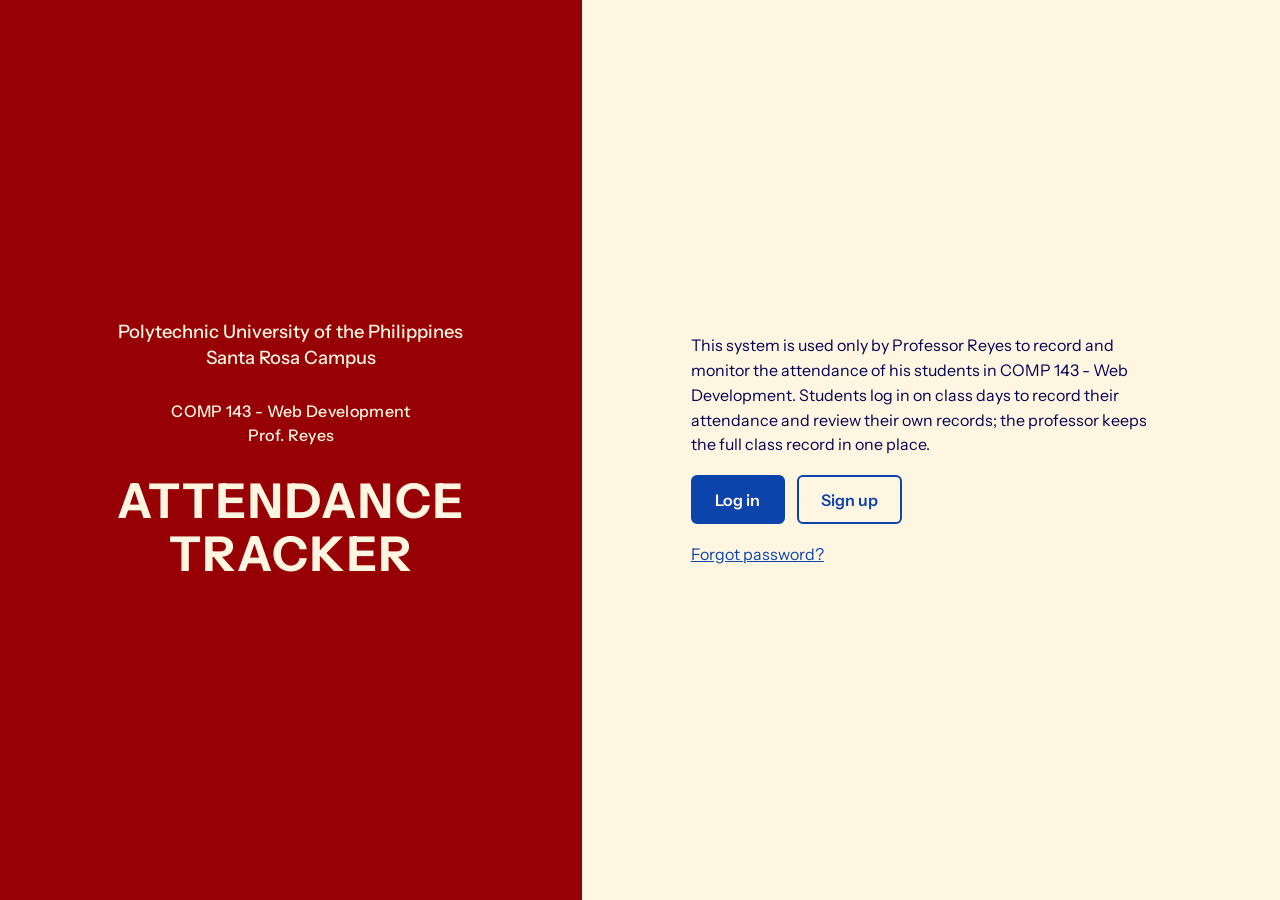
<file: index.html>
<!DOCTYPE html>
<html lang="en">
    <head>
        <meta charset="utf-8">
        <meta name="viewport" content="width=device-width, initial-scale=1">
        <title>Home - Attendance Tracker</title>
        <link rel="stylesheet" href="style.css">
    </head>
    <body>
        <div class="split">
            <aside class="aside">
                <p class="school">Polytechnic University of the Philippines<br>Santa Rosa Campus</p>
                <p class="course">COMP 143 - Web Development<br>Prof. Reyes</p>
                <h1>ATTENDANCE TRACKER</h1>
            </aside>
            <main class="main">
                <div class="card">
                    <p>
                        This system is used only by Professor Reyes to record and monitor the attendance of his students in COMP 143 - Web Development.
                        Students log in on class days to record their attendance and review their own records; the professor keeps the full class record in one place.
                    </p>
                    <div class="actions">
                        <a class="btn" href="login.html">Log in</a>
                        <a class="btn alt" href="signup.html">Sign up</a>
                    </div>
                    <a href="forgot-password.html">Forgot password?</a>
                </div>
            </main>
        </div>
    </body>
</html>
</file>
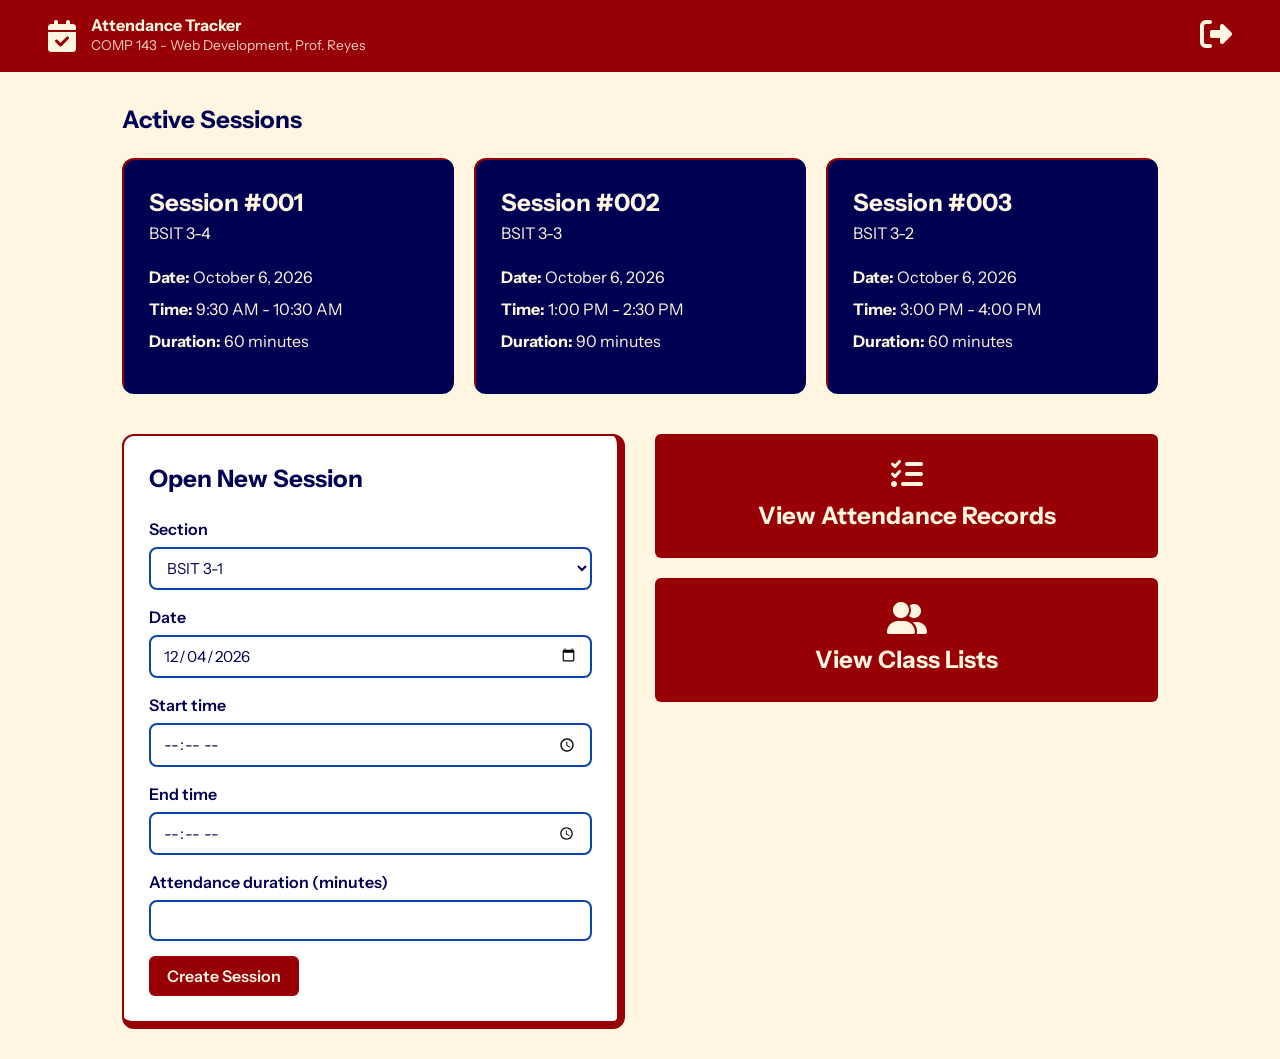
<file: adminhome.html>
<!DOCTYPE html>
<html lang="en">
<head>
    <meta charset="UTF-8">
    <meta name="viewport" content="width=device-width, initial-scale=1">
    <title>Home</title>
    <link rel="stylesheet" href="admin-styles.css">
    <link rel="stylesheet" href="https://cdnjs.cloudflare.com/ajax/libs/font-awesome/6.7.2/css/all.min.css">
    <link rel="preconnect" href="https://fonts.googleapis.com">
    <link rel="preconnect" href="https://fonts.gstatic.com" crossorigin>
    <link href="https://fonts.googleapis.com/css2?family=Instrument+Sans:ital,wght@0,400..700;1,400..700&display=swap" rel="stylesheet">
</head>
<body>
    <header class="topbar">
        <div class="header-left">
            <i class="fa-solid fa-calendar-check"></i>
            <div class="header-text">
                <strong>Attendance Tracker</strong>
                <span>COMP 143 - Web Development, Prof. Reyes</span>
            </div>
        </div>
        <button class="icon-btn" aria-label="Log out">
            <i class="fa-solid fa-right-from-bracket"></i>
        </button>
    </header>

    <main class="page">
        <section>
            <h2 class="section-title">Active Sessions</h2>

            <div class="session-list">
                <article class="session-card">
                    <h3>Session #001</h3>
                    <p class="section-name">BSIT 3-4</p>
                    <div class="session-details">
                        <p><strong>Date:</strong> October 6, 2026</p>
                        <p><strong>Time:</strong> 9:30 AM - 10:30 AM</p>
                        <p><strong>Duration:</strong> 60 minutes</p>
                    </div>
                </article>

                <article class="session-card">
                    <h3>Session #002</h3>
                    <p class="section-name">BSIT 3-3</p>
                    <div class="session-details">
                        <p><strong>Date:</strong> October 6, 2026</p>
                        <p><strong>Time:</strong> 1:00 PM - 2:30 PM</p>
                        <p><strong>Duration:</strong> 90 minutes</p>
                    </div>
                </article>

                <article class="session-card">
                    <h3>Session #003</h3>
                    <p class="section-name">BSIT 3-2</p>
                    <div class="session-details">
                        <p><strong>Date:</strong> October 6, 2026</p>
                        <p><strong>Time:</strong> 3:00 PM - 4:00 PM</p>
                        <p><strong>Duration:</strong> 60 minutes</p>
                    </div>
                </article>
            </div>
        </section>

        <div class="functions">
            <form class="card" action="./attendance-form.php" method="get">
                <h2>Open New Session</h2>

                <div class="form-row">
                    <label for="sections">Section</label>
                    <select name="sections" id="sections">
                        <option value="3-1">BSIT 3-1</option>
                        <option value="3-2">BSIT 3-2</option>
                        <option value="3-3">BSIT 3-3</option>
                        <option value="3-4">BSIT 3-4</option>
                    </select>
                </div>

                <div class="form-row">
                    <label for="session-date">Date</label>
                    <input type="date" id="session-date" name="session-date">
                </div>

                <div class="form-row">
                    <label for="start-time">Start time</label>
                    <input type="time" id="start-time" name="start-time">
                </div>

                <div class="form-row">
                    <label for="end-time">End time</label>
                    <input type="time" id="end-time" name="end-time">
                </div>

                <div class="form-row">
                    <label for="duration">Attendance duration (minutes)</label>
                    <input type="number" id="duration" name="duration" min="1">
                </div>

                <button class="btn" type="submit">Create Session</button>
            </form>

            <nav class="nav-tiles">
                <a class="nav-tile" href="attendance-records.html">
                    <i class="fa-solid fa-list-check"></i>
                    <span>View Attendance Records</span>
                </a>
                <a class="nav-tile" href="classlists.html">
                    <i class="fa-solid fa-user-group"></i>
                    <span>View Class Lists</span>
                </a>
            </nav>
        </div>
    </main>
    <script src="admin.js"></script>
</body>
</html>
</file>
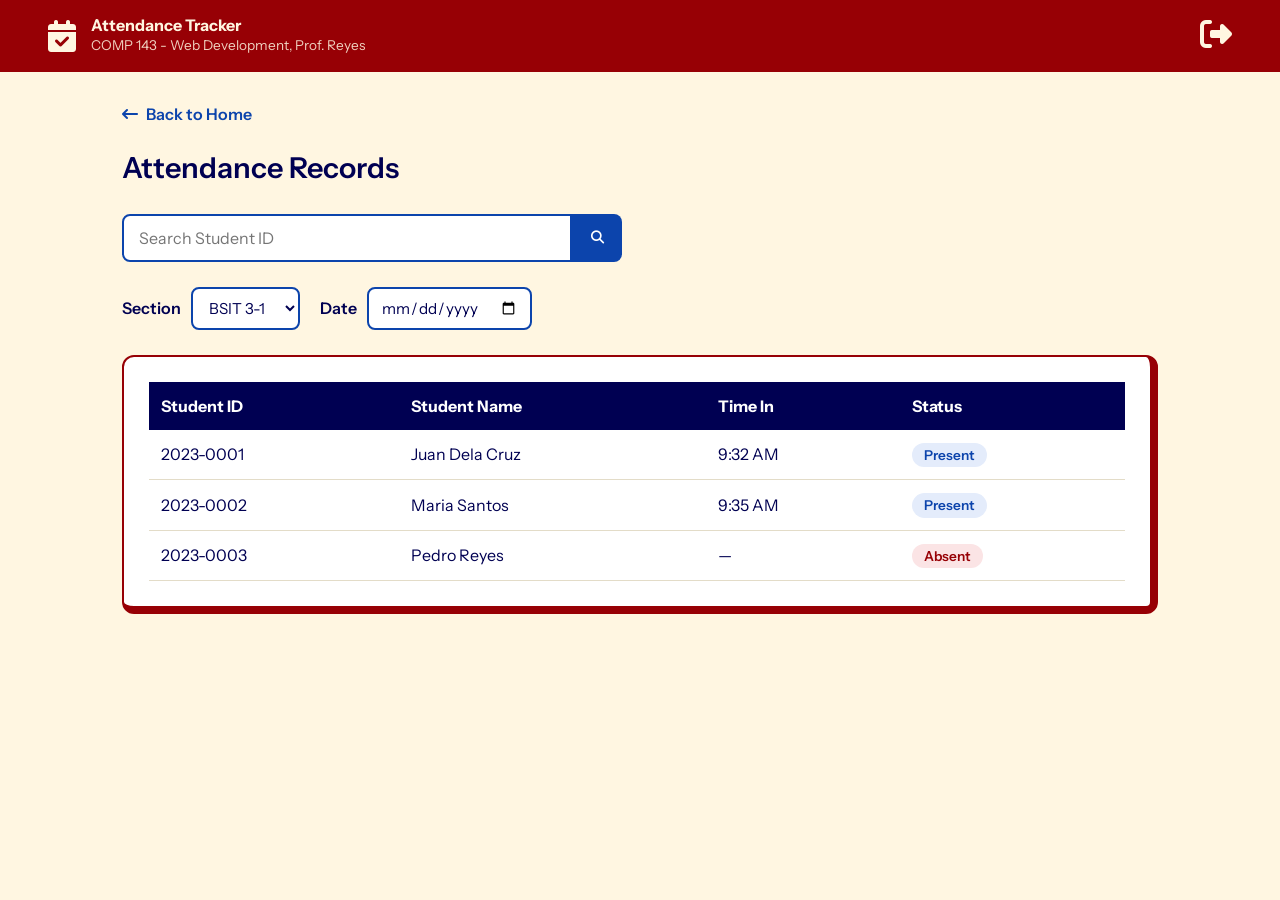
<file: attendance-records.html>
<!DOCTYPE html>
<html lang="en">
<head>
    <meta charset="UTF-8">
    <meta name="viewport" content="width=device-width, initial-scale=1">
    <title>Attendance Records</title>
    <link rel="stylesheet" href="admin-styles.css">
    <link rel="stylesheet" href="https://cdnjs.cloudflare.com/ajax/libs/font-awesome/6.7.2/css/all.min.css">
    <link rel="preconnect" href="https://fonts.googleapis.com">
    <link rel="preconnect" href="https://fonts.gstatic.com" crossorigin>
    <link href="https://fonts.googleapis.com/css2?family=Instrument+Sans:ital,wght@0,400..700;1,400..700&display=swap" rel="stylesheet">
</head>
<body>
    <header class="topbar">
        <div class="header-left">
            <i class="fa-solid fa-calendar-check"></i>
            <div class="header-text">
                <strong>Attendance Tracker</strong>
                <span>COMP 143 - Web Development, Prof. Reyes</span>
            </div>
        </div>
        <button class="icon-btn" aria-label="Log out">
            <i class="fa-solid fa-right-from-bracket"></i>
        </button>
    </header>

    <main class="page">
        <a href="adminhome.html" class="back-button">
            <i class="fa-solid fa-arrow-left-long"></i>
            <span>Back to Home</span>
        </a>

        <h2 class="page-title">Attendance Records</h2>

        <div class="search-bar">
            <input type="search" id="student-search" placeholder="Search Student ID" aria-label="Search Student ID">
            <button type="button" id="search-btn" aria-label="Search">
                <i class="fa-solid fa-magnifying-glass"></i>
            </button>
        </div>

        <div class="record-filters">
            <div class="filter">
                <label for="sections">Section</label>
                <select name="sections" id="sections">
                    <option value="3-1">BSIT 3-1</option>
                    <option value="3-2">BSIT 3-2</option>
                    <option value="3-3">BSIT 3-3</option>
                    <option value="3-4">BSIT 3-4</option>
                </select>
            </div>

            <div class="filter">
                <label for="record-date">Date</label>
                <input type="date" id="record-date" name="record-date">
            </div>
        </div>

        <div class="card table-wrap">
            <table>
                <thead>
                    <tr>
                        <th>Student ID</th>
                        <th>Student Name</th>
                        <th>Time In</th>
                        <th>Status</th>
                    </tr>
                </thead>
                <tbody>
                    <tr>
                        <td>2023-0001</td>
                        <td>Juan Dela Cruz</td>
                        <td>9:32 AM</td>
                        <td><span class="status status-present">Present</span></td>
                    </tr>
                    <tr>
                        <td>2023-0002</td>
                        <td>Maria Santos</td>
                        <td>9:35 AM</td>
                        <td><span class="status status-present">Present</span></td>
                    </tr>
                    <tr>
                        <td>2023-0003</td>
                        <td>Pedro Reyes</td>
                        <td>—</td>
                        <td><span class="status status-absent">Absent</span></td>
                    </tr>
                </tbody>
            </table>
        </div>
    </main>
    <script src="admin.js"></script>
</body>
</html>
</file>
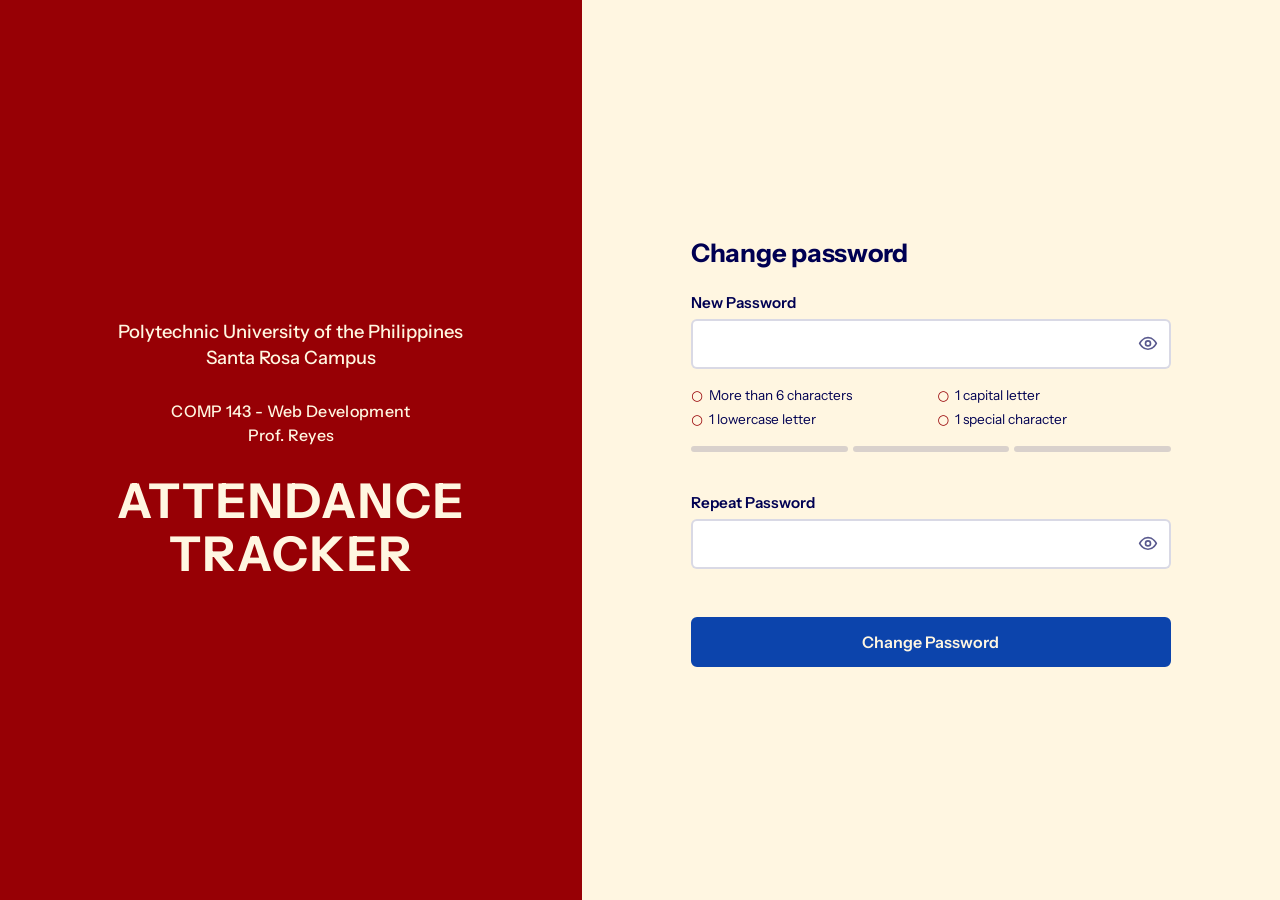
<file: change-password.html>
<!DOCTYPE html>
<html lang="en">
    <head>
        <meta charset="utf-8">
        <meta name="viewport" content="width=device-width, initial-scale=1">
        <title>Change password - Attendance Tracker</title>
        <link rel="stylesheet" href="style.css">
    </head>
    <body>
        <div class="split">
            <aside class="aside">
                <p class="school">Polytechnic University of the Philippines<br>Santa Rosa Campus</p>
                <p class="course">COMP 143 - Web Development<br>Prof. Reyes</p>
                <h1>ATTENDANCE TRACKER</h1>
            </aside>
            <main class="main">
                <div class="card">
                    <h2>Change password</h2>
                    <form data-next="#changed">
                        <label>
                            New Password
                            <span class="pw"><input type="password" id="password" autocomplete="new-password" pattern="(?=.*[a-z])(?=.*[A-Z])(?=.*[^A-Za-z0-9]).{7,}" required><button type="button" class="pw-toggle" aria-label="Show password" aria-pressed="false"><svg viewBox="0 0 24 24" width="20" height="20" fill="none" stroke="currentColor" stroke-width="2" stroke-linecap="round" stroke-linejoin="round" aria-hidden="true"><path d="M2 12s3.5-7 10-7 10 7 10 7-3.5 7-10 7S2 12 2 12z"/><circle cx="12" cy="12" r="3"/><line class="slash" x1="3" y1="3" x2="21" y2="21"/></svg></button></span>
                        </label>
                        <ul class="rules" aria-live="polite">
                            <li data-rule="len">More than 6 characters</li>
                            <li data-rule="up">1 capital letter</li>
                            <li data-rule="low">1 lowercase letter</li>
                            <li data-rule="sp">1 special character</li>
                        </ul>
                        <div class="meter" data-level="" aria-live="polite">
                            <i></i>
                            <i></i>
                            <i></i>
                            <b></b>
                        </div>
                        <label>
                            Repeat Password
                            <span class="pw"><input type="password" id="confirm" autocomplete="new-password" required><button type="button" class="pw-toggle" aria-label="Show password" aria-pressed="false"><svg viewBox="0 0 24 24" width="20" height="20" fill="none" stroke="currentColor" stroke-width="2" stroke-linecap="round" stroke-linejoin="round" aria-hidden="true"><path d="M2 12s3.5-7 10-7 10 7 10 7-3.5 7-10 7S2 12 2 12z"/><circle cx="12" cy="12" r="3"/><line class="slash" x1="3" y1="3" x2="21" y2="21"/></svg></button></span>
                        </label>
                        <p class="match" aria-live="polite"></p>
                        <button class="btn block" type="submit">Change Password</button>
                    </form>
                </div>
            </main>
        </div>
        <div class="modal" id="changed" role="dialog" aria-modal="true">
            <div class="box">
                <h2>Password Changed</h2>
                <p>Log in to access your account.</p>
                <a class="btn" href="login.html">Go to log in</a>
            </div>
        </div>
        <script src="auth.js"></script>
    </body>
</html>
</file>
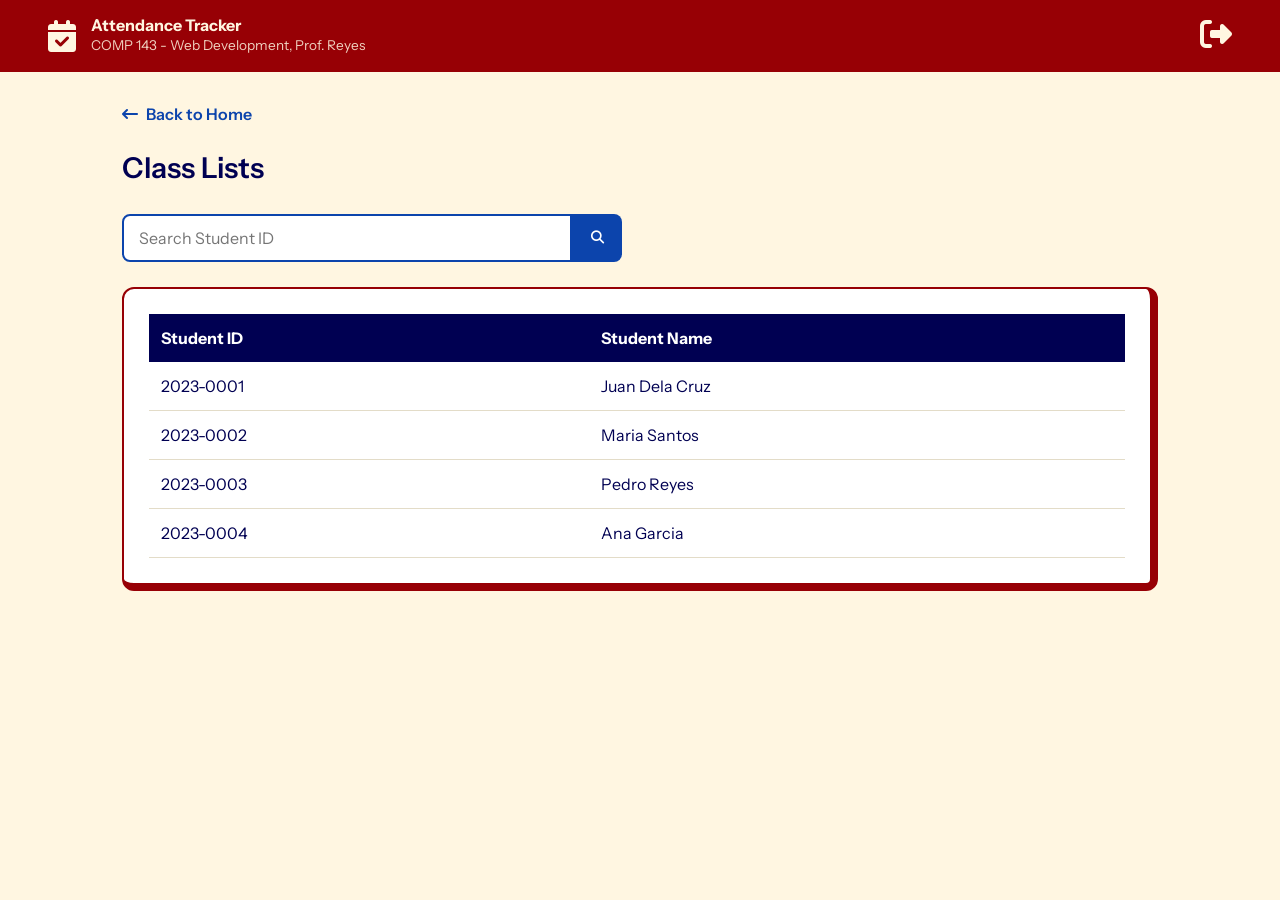
<file: classlists.html>
<!DOCTYPE html>
<html lang="en">
<head>
    <meta charset="UTF-8">
    <meta name="viewport" content="width=device-width, initial-scale=1">
    <title>Class Lists</title>
    <link rel="stylesheet" href="admin-styles.css">
    <link rel="stylesheet" href="https://cdnjs.cloudflare.com/ajax/libs/font-awesome/6.7.2/css/all.min.css">
    <link rel="preconnect" href="https://fonts.googleapis.com">
    <link rel="preconnect" href="https://fonts.gstatic.com" crossorigin>
    <link href="https://fonts.googleapis.com/css2?family=Instrument+Sans:ital,wght@0,400..700;1,400..700&display=swap" rel="stylesheet">
</head>
<body>
    <header class="topbar">
        <div class="header-left">
            <i class="fa-solid fa-calendar-check"></i>
            <div class="header-text">
                <strong>Attendance Tracker</strong>
                <span>COMP 143 - Web Development, Prof. Reyes</span>
            </div>
        </div>
        <button class="icon-btn" aria-label="Log out">
            <i class="fa-solid fa-right-from-bracket"></i>
        </button>
    </header>

    <main class="page">
        <a href="adminhome.html" class="back-button">
            <i class="fa-solid fa-arrow-left-long"></i>
            <span>Back to Home</span>
        </a>

        <h2 class="page-title">Class Lists</h2>

        <div class="search-bar">
            <input type="search" id="student-search" placeholder="Search Student ID" aria-label="Search Student ID">
            <button type="button" id="search-btn" aria-label="Search">
                <i class="fa-solid fa-magnifying-glass"></i>
            </button>
        </div>

        <div class="card table-wrap">
            <table>
                <thead>
                    <tr>
                        <th>Student ID</th>
                        <th>Student Name</th>
                    </tr>
                </thead>
                <tbody>
                    <tr><td>2023-0001</td><td>Juan Dela Cruz</td></tr>
                    <tr><td>2023-0002</td><td>Maria Santos</td></tr>
                    <tr><td>2023-0003</td><td>Pedro Reyes</td></tr>
                    <tr><td>2023-0004</td><td>Ana Garcia</td></tr>
                </tbody>
            </table>
        </div>
    </main>
    <script src="admin.js"></script>
</body>
</html>
</file>
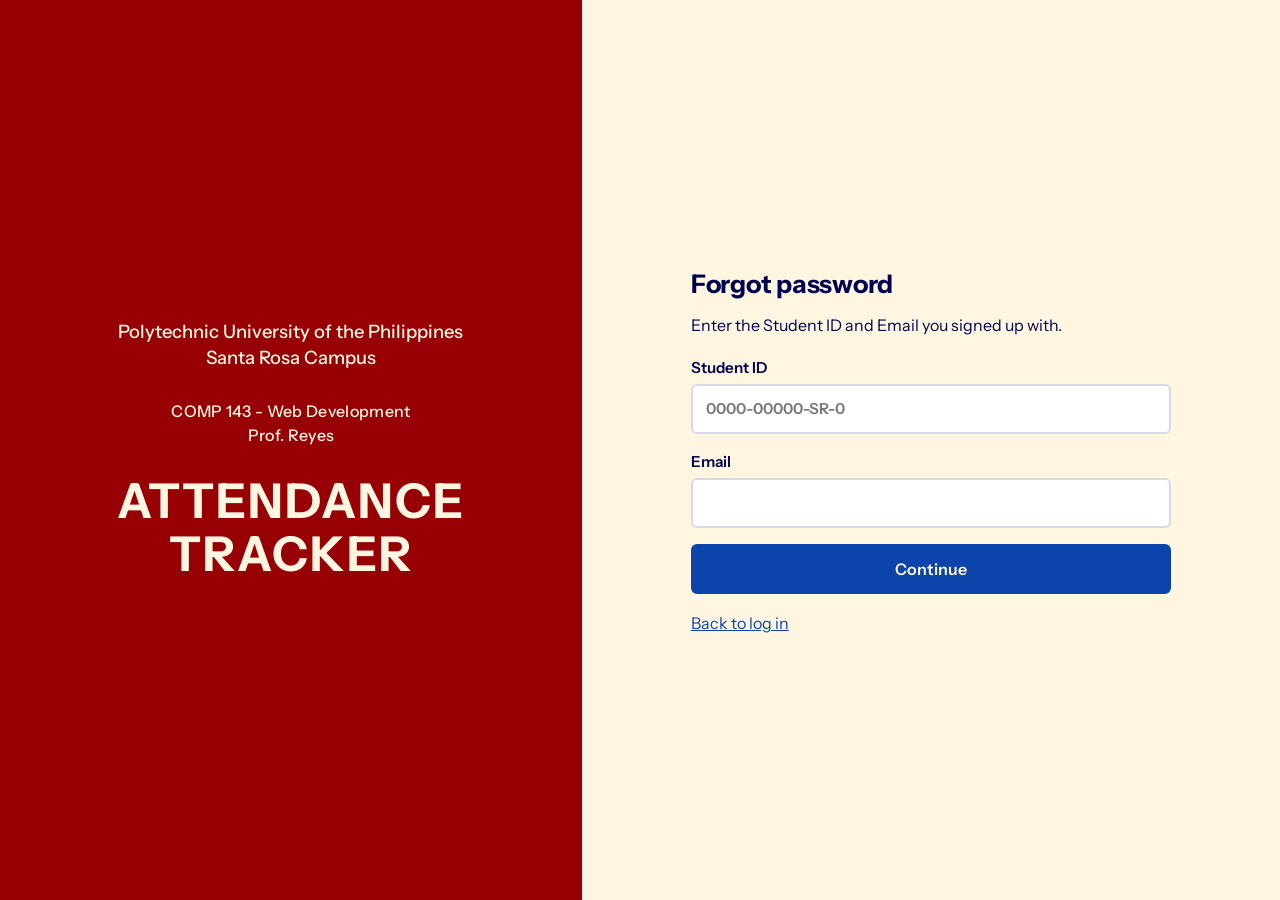
<file: forgot-password.html>
<!DOCTYPE html>
<html lang="en">
    <head>
        <meta charset="utf-8">
        <meta name="viewport" content="width=device-width, initial-scale=1">
        <title>Forgot password - Attendance Tracker</title>
        <link rel="stylesheet" href="style.css">
    </head>
    <body>
        <div class="split">
            <aside class="aside">
                <p class="school">Polytechnic University of the Philippines<br>Santa Rosa Campus</p>
                <p class="course">COMP 143 - Web Development<br>Prof. Reyes</p>
                <h1>ATTENDANCE TRACKER</h1>
            </aside>
            <main class="main">
                <div class="card">
                    <h2>Forgot password</h2>
                    <p class="sub">Enter the Student ID and Email you signed up with.</p>
                    <form data-next="change-password.html">
                        <label>
                            Student ID
                            <input type="text" placeholder="0000-00000-SR-0" pattern="\d{4}-\d{5}-SR-\d" title="Format: 0000-00000-SR-0" required>
                        </label>
                        <label>
                            Email
                            <input type="email" required>
                        </label>
                        <button class="btn block" type="submit">Continue</button>
                    </form>
                    <a href="login.html">Back to log in</a>
                </div>
            </main>
        </div>
        <script src="auth.js"></script>
    </body>
</html>
</file>
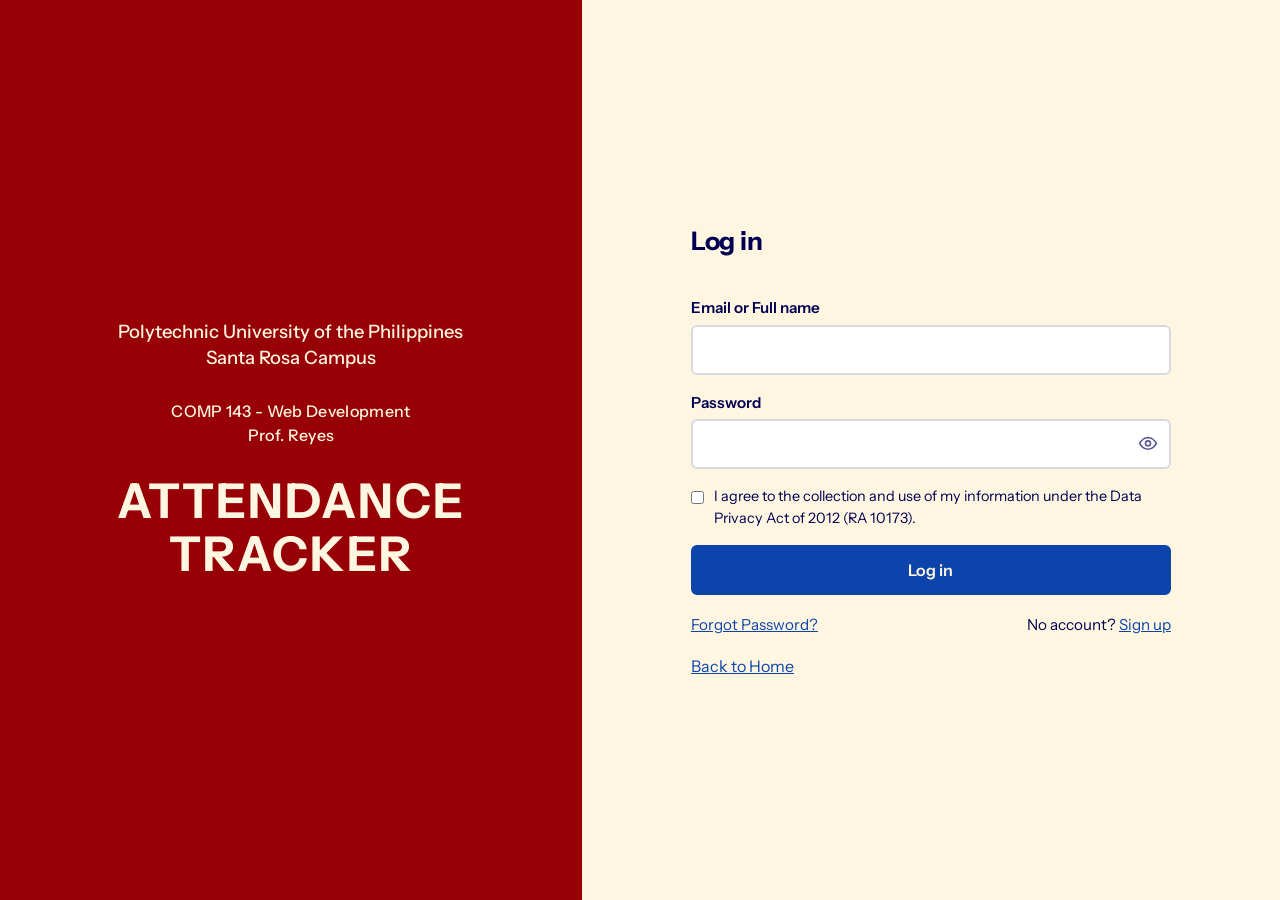
<file: login.html>
<!DOCTYPE html>
<html lang="en">
    <head>
        <meta charset="utf-8">
        <meta name="viewport" content="width=device-width, initial-scale=1">
        <title>Log in - Attendance Tracker</title>
        <link rel="stylesheet" href="style.css">
    </head>
    <body>
        <div class="split">
            <aside class="aside">
                <p class="school">Polytechnic University of the Philippines<br>Santa Rosa Campus</p>
                <p class="course">COMP 143 - Web Development<br>Prof. Reyes</p>
                <h1>ATTENDANCE TRACKER</h1>
            </aside>
            <main class="main">
                <div class="card">
                    <h2>Log in</h2>
                    <p class="sub"></p>
                    <form data-next="student-home.html">
                        <label>
                            Email or Full name
                            <input type="text" name="id" autocomplete="username" required>
                        </label>
                        <label>
                            Password
                            <span class="pw"><input type="password" name="pw" autocomplete="current-password" required><button type="button" class="pw-toggle" aria-label="Show password" aria-pressed="false"><svg viewBox="0 0 24 24" width="20" height="20" fill="none" stroke="currentColor" stroke-width="2" stroke-linecap="round" stroke-linejoin="round" aria-hidden="true"><path d="M2 12s3.5-7 10-7 10 7 10 7-3.5 7-10 7S2 12 2 12z"/><circle cx="12" cy="12" r="3"/><line class="slash" x1="3" y1="3" x2="21" y2="21"/></svg></button></span>
                        </label>
                        <label class="check">
                            <input type="checkbox" required>
                            <span>I agree to the collection and use of my information under the Data Privacy Act of 2012 (RA 10173).</span>
                        </label>
                        <button class="btn block" type="submit">Log in</button>
                    </form>
                    <div class="link-row">
                        <a href="forgot-password.html">Forgot Password?</a>
                        <span>No account? <a href="signup.html">Sign up</a></span>
                    </div>
                    <a href="index.html">Back to Home</a>
                </div>
            </main>
        </div>
        <script src="auth.js"></script>
    </body>
</html>
</file>
<file: style.css>
@import url('https://fonts.googleapis.com/css2?family=Instrument+Sans:ital,wght@0,400..700;1,400..700&display=swap');

/* Colors */
:root {
    --maroon: #970005;
    --red: #ED0101;
    --cream: #FFF6E1;
    --blue: #0C44AC;
    --navy: #000052;
    --line: #00005226;
    --amber: #B86E00;
    --ok: #1B7A3A;
}

* {
    box-sizing: border-box;
    margin: 0;
}

body {
    font: 400 1rem/1.55 'Instrument Sans', system-ui, sans-serif;
    background: var(--cream);
    color: var(--navy);
    min-height: 100vh;
}

a {
    color: var(--blue);
}

:focus-visible {
    outline: 3px solid var(--blue);
    outline-offset: 2px;
}

h1 {
    font-size: clamp(2rem, 4vw, 3rem);
    line-height: 1.1;
    font-weight: 700;
    letter-spacing: -.02em;
}

h2 {
    font-size: 1.6rem;
    font-weight: 700;
    letter-spacing: -.01em;
}

/* Layout: info panel on the left, content on the right */
.split {
    display: grid;
    grid-template-columns: minmax(300px, 5fr) 6fr;
    min-height: 100vh;
}

.aside {
    background: var(--maroon);
    color: var(--cream);
    padding: 3rem clamp(1.5rem, 5vw, 4rem);
    display: flex;
    flex-direction: column;
    justify-content: center;
    align-items: center;
    text-align: center;
    gap: 1.75rem;
}

.aside .school {
    font-size: 1.15rem;
    font-weight: 500;
    line-height: 1.4;
}

.aside .course {
    font-weight: 500;
    line-height: 1.5;
    letter-spacing: .02em;
}

.aside h1 {
    letter-spacing: .04em;
}

.main {
    display: grid;
    place-items: center;
    padding: 2.5rem 1.5rem;
}

.card {
    width: 100%;
    max-width: 30rem;
    display: grid;
    gap: 1.1rem;
}

.card > p.sub {
    margin-top: -.5rem;
    max-width: 44ch;
}

/* Buttons */
.btn {
    display: inline-block;
    font: 600 1rem 'Instrument Sans', sans-serif;
    text-align: center;
    text-decoration: none;
    padding: .8rem 1.4rem;
    border-radius: 6px;
    border: 2px solid var(--blue);
    background: var(--blue);
    color: var(--cream);
    cursor: pointer;
}

.btn:hover {
    background: var(--navy);
    border-color: var(--navy);
}

.btn.alt {
    background: transparent;
    color: var(--blue);
}

.btn.alt:hover {
    background: var(--blue);
    color: var(--cream);
}

.btn.danger {
    background: transparent;
    color: var(--maroon);
    border-color: var(--maroon);
}

.btn.danger:hover {
    background: var(--maroon);
    color: var(--cream);
}

.btn.block {
    width: 100%;
}

.actions {
    display: flex;
    flex-wrap: wrap;
    gap: .75rem;
}

.link-row {
    display: flex;
    justify-content: space-between;
    flex-wrap: wrap;
    gap: .5rem;
    font-size: .95rem;
}

/* Forms */
form {
    display: grid;
    gap: 1rem;
}

.row {
    display: grid;
    grid-template-columns: 1fr 1fr;
    gap: 1rem;
}

label {
    display: grid;
    gap: .3rem;
    font-weight: 600;
    font-size: .95rem;
}

label small,
.hint {
    font-weight: 400;
    font-size: .85rem;
    opacity: .75;
}

input[type=text],
input[type=email],
input[type=password],
input[type=file] {
    font: inherit;
    padding: .7rem .8rem;
    border: 2px solid var(--line);
    border-radius: 6px;
    background: #fff;
    color: var(--navy);
    width: 100%;
}

input:focus {
    border-color: var(--blue);
}

input:user-invalid {
    border-color: var(--red);
}

input[type=file] {
    padding: .5rem;
}

.check {
    display: flex;
    gap: .6rem;
    align-items: flex-start;
    font-weight: 400;
    font-size: .9rem;
}

.check input {
    margin-top: .25rem;
    width: 1.1rem;
    height: 1.1rem;
    accent-color: var(--blue);
}

/* Show / hide password button */
.pw {
    position: relative;
    display: block;
}

.pw input {
    padding-right: 2.9rem;
}

.pw input::-ms-reveal {
    display: none;
}

.pw-toggle {
    position: absolute;
    top: 50%;
    right: .35rem;
    transform: translateY(-50%);
    display: grid;
    place-items: center;
    width: 2.2rem;
    height: 2.2rem;
    padding: 0;
    border: 0;
    border-radius: 6px;
    background: transparent;
    color: var(--navy);
    opacity: .65;
    cursor: pointer;
}

.pw-toggle:hover,
.pw-toggle[aria-pressed=true] {
    opacity: 1;
    color: var(--blue);
}

.pw-toggle .slash {
    display: none;
}

.pw-toggle[aria-pressed=true] .slash {
    display: block;
}

/* Password checklist and strength meter */
.rules {
    list-style: none;
    padding: 0;
    display: grid;
    grid-template-columns: 1fr 1fr;
    gap: .2rem .8rem;
    font-size: .85rem;
}

.rules li::before {
    content: "○";
    display: inline-block;
    width: 1.3em;
    color: var(--maroon);
}

.rules li.ok {
    color: var(--ok);
}

.rules li.ok::before {
    content: "✓";
    font-weight: 700;
    color: var(--ok);
}

.meter {
    display: grid;
    grid-template-columns: repeat(3, 1fr);
    gap: .3rem;
    align-items: center;
    font-size: .85rem;
}

.meter i {
    height: 6px;
    border-radius: 3px;
    background: var(--line);
}

.meter b {
    grid-column: 1/-1;
    font-weight: 600;
    min-height: 1.3em;
}

.meter[data-level=weak] i:nth-child(1) {
    background: var(--red);
}

.meter[data-level=medium] i:nth-child(-n+2) {
    background: var(--amber);
}

.meter[data-level=strong] i {
    background: var(--ok);
}

.match {
    font-size: .85rem;
    min-height: 1.2em;
}

.match.bad {
    color: var(--red);
}

.match.good {
    color: var(--ok);
}

.photo {
    display: flex;
    gap: 1rem;
    align-items: center;
}

/* Profile picture */
.photo img,
.avatar {
    width: 72px;
    height: 72px;
    border-radius: 50%;
    object-fit: cover;
    background: var(--line);
    border: 2px solid var(--line);
}

/* Popups (confirmations, account information) */
.modal {
    position: fixed;
    inset: 0;
    background: #000052cc;
    display: none;
    place-items: center;
    padding: 1.5rem;
    z-index: 10;
}

.modal:target {
    display: grid;
}

.modal .box {
    background: var(--cream);
    border-radius: 10px;
    padding: 2rem;
    max-width: 26rem;
    width: 100%;
    display: grid;
    gap: 1rem;
}

/* Student home */

/* =========================
   HEADER
========================= */
.topbar {
    display: flex;
    justify-content: space-between;
    align-items: center;
    gap: 1rem;
    flex-wrap: wrap;
    background: var(--maroon);
    color: var(--cream);
    padding: 1rem clamp(1rem, 4vw, 3rem);
}

.header-left {
    display: flex;
    align-items: center;
    gap: 15px;
}

.header-left i { font-size: 2rem; }

.header-text strong {
    display: block;
    font-size: 1rem;
    font-weight: 700;
    line-height: 1.2;
}

.header-text span {
    display: block;
    font-size: 0.85rem;
    opacity: 0.85;
}

.icon-btn {
    background: transparent;
    border: none;
    cursor: pointer;
    font-size: 2rem;
    color: var(--cream);
    padding: 0;
}

.icon-btn:hover { color: #fff; }

/* =========================
   DASHBOARD
========================= */
.dash {
    max-width: 60rem;
    margin: 0 auto;
    padding: 2.5rem 1.5rem;
    display: grid;
    gap: 2.5rem;
}

.panel {
    display: grid;
    gap: 1rem;
}

.take {
    background: var(--navy);
    color: var(--cream);
    padding: 1.75rem;
    border-radius: 10px;
}

.take .date {
    font-size: clamp(1.6rem, 4vw, 2.4rem);
    font-weight: 700;
    letter-spacing: -.01em;
}

.take form {
    grid-template-columns: 1fr auto;
    align-items: end;
}

.take label {
    color: var(--cream);
}

.table-wrap {
    overflow-x: auto;
    border: 2px solid var(--line);
    border-radius: 8px;
}

table {
    width: 100%;
    border-collapse: collapse;
    min-width: 420px;
}

th,
td {
    text-align: left;
    padding: .75rem 1rem;
    border-bottom: 1px solid var(--line);
}

th {
    background: #00005210;
    font-weight: 600;
}

tr:last-child td {
    border-bottom: 0;
}

.tag {
    font-weight: 600;
}

.tag.present {
    color: var(--ok);
}

.tag.late {
    color: var(--amber);
}

.tag.absent {
    color: var(--red);
}

dl {
    display: grid;
    grid-template-columns: auto 1fr;
    gap: .4rem 1rem;
}

dt {
    font-weight: 600;
}

dd {
    margin: 0;
}

.btn.light {
    background: var(--cream);
    color: var(--navy);
    border-color: var(--cream);
}

.btn.light:hover {
    background: #fff;
    border-color: #fff;
    color: var(--navy);
}

.when-closed {
    padding: 1rem 1.25rem;
    border: 2px dashed var(--cream);
    border-radius: 8px;
}

.dash[data-attendance=open] .when-closed {
    display: none;
}

.dash[data-attendance=closed] .when-open {
    display: none;
}
</file>
<file: admin-styles.css>
/* =========================
   TOKENS
========================= */
:root {
    --navy: #000052;
    --maroon: #970005;
    --maroon-hover: #ed0101;
    --cream: #FFF6E1;
    --blue: #0c44ac;
    --white: #fff;
    --line: #e3dcc8;
    --radius: 12px;
    --radius-sm: 6px;
}

/* =========================
   BASE
========================= */
*, *::before, *::after { box-sizing: border-box; }

body {
    margin: 0;
    background-color: var(--cream);
    color: var(--navy);
    font-family: "Instrument Sans", sans-serif;
    line-height: 1.5;
}

h1, h2, h3 { margin: 0; }

h2.page-title {
    font-size: 1.8rem;
    font-weight: 600;
    margin-bottom: 25px;
}

a { color: inherit; }

:focus-visible {
    outline: 3px solid var(--blue);
    outline-offset: 2px;
}

/* =========================
   LAYOUT
========================= */
.page {
    max-width: 1100px;
    margin: 0 auto;
    padding: 30px clamp(1rem, 4vw, 2rem);
}

/* =========================
   HEADER
========================= */
.topbar {
    display: flex;
    justify-content: space-between;
    align-items: center;
    background-color: var(--maroon);
    color: var(--cream);
    padding: 1rem clamp(1rem, 4vw, 3rem);
}

.header-left {
    display: flex;
    align-items: center;
    gap: 15px;
}

.header-left i { font-size: 2rem; }

.header-text strong {
    display: block;
    font-size: 1rem;
    font-weight: 700;
    line-height: 1.2;
}

.header-text span {
    display: block;
    font-size: 0.85rem;
    opacity: 0.85;
}

.icon-btn {
    background: transparent;
    border: none;
    cursor: pointer;
    font-size: 2rem;
    color: var(--cream);
    padding: 0;
}

.icon-btn:hover { color: #fff; }

/* =========================
   BACK LINK
========================= */
.back-button {
    display: inline-flex;
    align-items: center;
    gap: 8px;
    margin-bottom: 20px;
    text-decoration: none;
    font-weight: 600;
    color: var(--blue);
}

.back-button:hover { color: var(--maroon); }

/* =========================
   CARD (shared signature look)
========================= */
.card {
    background-color: var(--white);
    border: 2px solid var(--maroon);
    border-right: 8px solid var(--maroon);
    border-bottom: 8px solid var(--maroon);
    border-radius: var(--radius);
    padding: 25px;
}

.card > h2 {
    font-size: 1.5rem;
    font-weight: 700;
    margin-bottom: 20px;
}

/* =========================
   FORM CONTROLS
========================= */
select,
input {
    font-family: inherit;
    font-size: 0.95rem;
    color: var(--navy);
    background-color: var(--white);
    padding: 9px 12px;
    border: 2px solid var(--blue);
    border-radius: 8px;
}

select:focus,
input:focus { border-color: var(--maroon); outline: none; }

.form-row {
    display: grid;
    grid-template-columns: 1fr;
    gap: 6px;
    margin-bottom: 15px;
}

.form-row label { font-weight: 600; }

.btn {
    display: inline-block;
    background-color: var(--maroon);
    color: var(--cream);
    border: none;
    border-radius: var(--radius-sm);
    padding: 10px 18px;
    font-family: inherit;
    font-size: 1rem;
    font-weight: 600;
    text-decoration: none;
    cursor: pointer;
}

.btn:hover { background-color: var(--maroon-hover); }

/* =========================
   SEARCH BAR
========================= */
.search-bar {
    display: flex;
    width: 100%;
    max-width: 500px;
    margin-bottom: 25px;
}

.search-bar input {
    flex: 1;
    min-width: 0;
    padding: 12px 15px;
    font-size: 1rem;
    border-radius: 8px 0 0 8px;
}

.search-bar button {
    width: 50px;
    border: none;
    border-radius: 0 8px 8px 0;
    background-color: var(--blue);
    color: var(--white);
    cursor: pointer;
}

.search-bar button:hover { background-color: var(--navy); }

/* =========================
   FILTERS
========================= */
.record-filters {
    display: flex;
    flex-wrap: wrap;
    gap: 20px;
    margin-bottom: 25px;
}

.filter {
    display: flex;
    align-items: center;
    gap: 10px;
}

.filter label { font-weight: 600; }

/* =========================
   TABLES
========================= */
.table-wrap { overflow-x: auto; }

table {
    width: 100%;
    border-collapse: collapse;
}

th {
    background-color: var(--navy);
    color: var(--white);
    padding: 12px;
    text-align: left;
}

td {
    padding: 12px;
    border-bottom: 1px solid var(--line);
}

tbody tr:last-child td { border-bottom: none; }
tbody tr:hover { background-color: var(--cream); }

/* =========================
   STATUS
========================= */
.status {
    display: inline-block;
    padding: 2px 12px;
    border-radius: 999px;
    font-size: 0.85rem;
    font-weight: 600;
}

.status-present { background: #e4ecfb; color: var(--blue); }
.status-absent  { background: #fbe4e5; color: var(--maroon); }

/* =========================
   HOME: ACTIVE SESSIONS
========================= */
.section-title {
    font-size: 1.5rem;
    font-weight: 700;
    margin-bottom: 20px;
}

.session-list {
    display: grid;
    grid-template-columns: repeat(auto-fit, minmax(280px, 1fr));
    gap: 20px;
    margin-bottom: 40px;
}

.session-card {
    background-color: var(--navy);
    color: var(--cream);
    border: 2px solid var(--maroon);
    border-right: 8px solid var(--navy);
    border-bottom: 8px solid var(--navy);
    border-radius: var(--radius);
    padding: 25px;
}

.session-card h3 { font-size: 1.5rem; font-weight: 700; }
.session-card .section-name { margin: 0 0 20px; }
.session-details p { margin: 8px 0; }

/* =========================
   HOME: FORM + NAV TILES
========================= */
.functions {
    display: grid;
    grid-template-columns: minmax(0, 1fr) minmax(0, 1fr);
    gap: 30px;
    align-items: start;
}

.nav-tiles {
    display: flex;
    flex-direction: column;
    gap: 20px;
}

.nav-tile {
    display: flex;
    flex-direction: column;
    align-items: center;
    gap: 8px;
    padding: 24px;
    background-color: var(--maroon);
    color: var(--cream);
    border-radius: var(--radius-sm);
    text-decoration: none;
    font-size: 1.5rem;
    font-weight: 700;
}

.nav-tile i { font-size: 2rem; }
.nav-tile:hover { background-color: var(--maroon-hover); }

/* =========================
   RESPONSIVE
========================= */
@media (max-width: 800px) {
    .functions { grid-template-columns: 1fr; }
}
</file>
